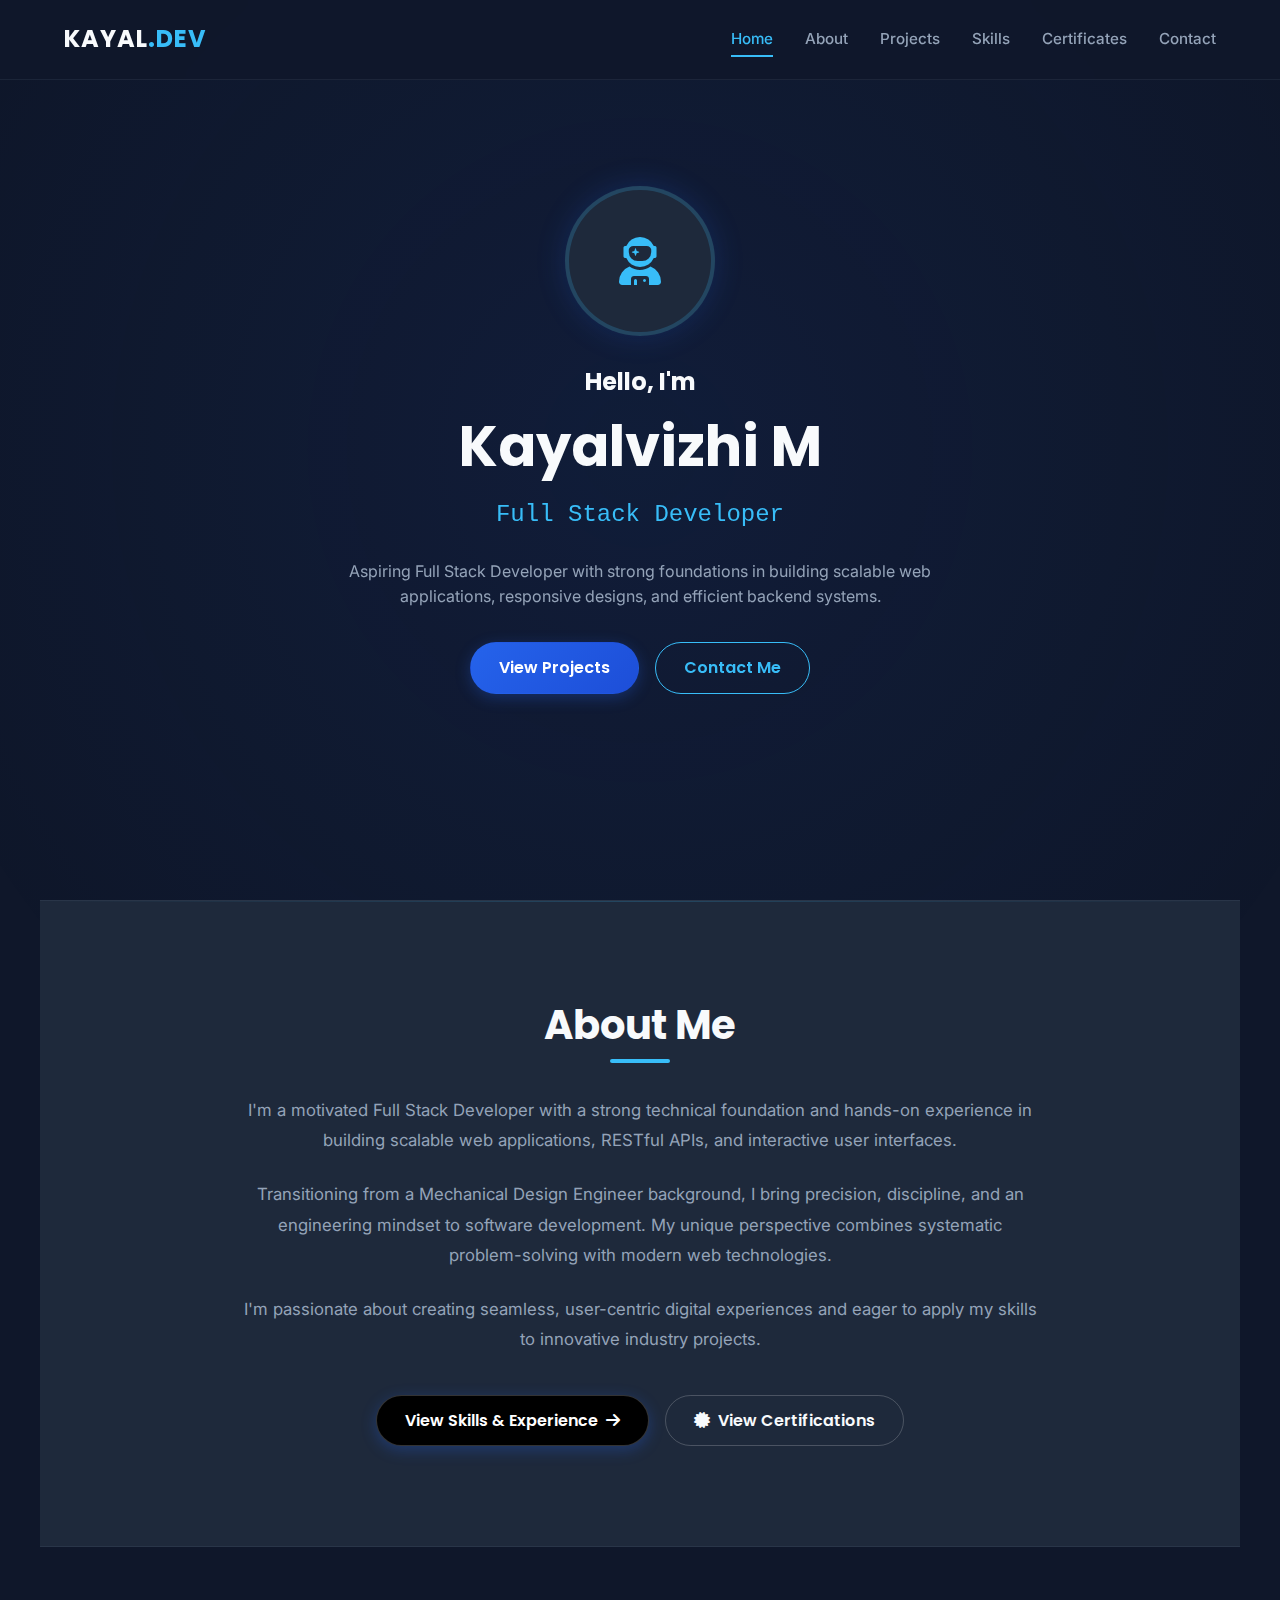
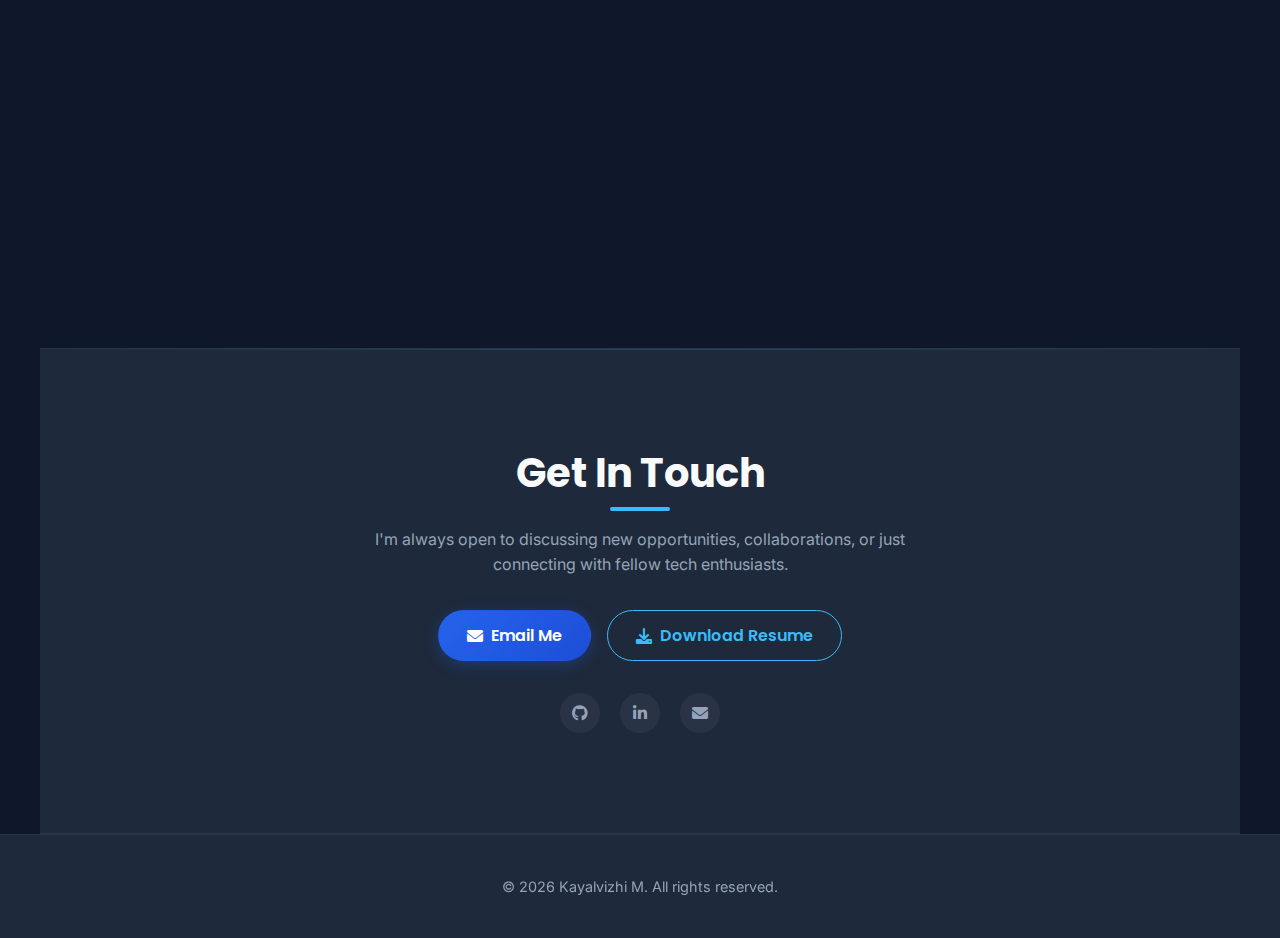
<file: index.html>
<!DOCTYPE html>
<html lang="en">

<head>
    <meta charset="UTF-8">
    <meta name="viewport" content="width=device-width, initial-scale=1.0">
    <title>Kayalvizhi M | Portfolio</title>
    <!-- Fonts -->
    <link
        href="https://fonts.googleapis.com/css2?family=Poppins:wght@400;600;700&family=Inter:wght@300;400;500;600&display=swap"
        rel="stylesheet">
    <!-- Icons -->
    <link rel="stylesheet" href="https://cdnjs.cloudflare.com/ajax/libs/font-awesome/6.0.0/css/all.min.css">
    <!-- CSS -->
    <link rel="stylesheet" href="css/style.css">
</head>

<body>

    <!-- Navigation -->
    <nav class="navbar">
        <a href="index.html" class="brand">Kayal<span>.dev</span></a>
        <div class="nav-links">
            <a href="index.html" class="active">Home</a>
            <a href="about.html">About</a>
            <a href="projects.html">Projects</a>
            <a href="skills.html">Skills</a>
            <a href="certificates.html">Certificates</a>
            <a href="contact.html">Contact</a>
        </div>
        <div class="menu-btn"><i class="fas fa-bars"></i></div>
    </nav>

    <!-- Hero Section -->
    <section class="hero">
        <div class="container text-center">
            <div class="profile-img-wrapper">
                <!-- Placeholder for profile -- icon used for now -->
                <div class="profile-img"
                    style="display: flex; align-items: center; justify-content: center; background: #1e293b; margin: 0 auto 2rem auto;">
                    <i class="fas fa-user-astronaut" style="font-size: 3rem; color: #38bdf8;"></i>
                </div>
            </div>

            <h3>Hello, I'm</h3>
            <h1>Kayalvizhi M</h1>

            <!-- Professional Role -->
            <div class="typing-text" style="height: auto;">
                Full Stack Developer
            </div>

            <p class="text-muted" style="max-width: 600px; margin: 0 auto 2rem auto;">
                Aspiring Full Stack Developer with strong foundations in building scalable web applications,
                responsive designs, and efficient backend systems.
            </p>

            <div class="flex justify-center gap-4">
                <a href="projects.html" class="btn btn-primary">View Projects</a>
                <a href="contact.html" class="btn btn-outline">Contact Me</a>
            </div>
        </div>
    </section>

    <!-- About Me Section -->
    <section class="section-alt">
        <div class="container text-center">
            <h2 style="font-size: 2.5rem; margin-bottom: 2rem;">About Me</h2>

            <p class="text-muted"
                style="max-width: 800px; margin: 0 auto 1.5rem auto; font-size: 1.05rem; line-height: 1.8;">
                I'm a motivated Full Stack Developer with a strong technical foundation and hands-on experience in
                building scalable web applications, RESTful APIs, and interactive user interfaces.
            </p>

            <p class="text-muted"
                style="max-width: 800px; margin: 0 auto 1.5rem auto; font-size: 1.05rem; line-height: 1.8;">
                Transitioning from a Mechanical Design Engineer background, I bring precision, discipline, and an
                engineering mindset to software development. My unique perspective combines systematic problem-solving
                with modern web technologies.
            </p>

            <p class="text-muted"
                style="max-width: 800px; margin: 0 auto 2.5rem auto; font-size: 1.05rem; line-height: 1.8;">
                I'm passionate about creating seamless, user-centric digital experiences and eager to apply my skills to
                innovative industry projects.
            </p>

            <div class="flex justify-center gap-4">
                <a href="about.html" class="btn btn-primary"
                    style="background: black; border: 1px solid rgba(255,255,255,0.2); color: white;">
                    View Skills & Experience <i class="fas fa-arrow-right" style="margin-left: 8px;"></i>
                </a>
                <a href="certificates.html" class="btn btn-outline"
                    style="color: var(--text-primary); border-color: rgba(255,255,255,0.2);">
                    <i class="fas fa-certificate" style="margin-right: 8px;"></i> View Certifications
                </a>
            </div>
        </div>
    </section>

    <!-- Quick Preview Section -->
    <section>
        <div class="container">
            <div class="grid-3">
                <div class="glass-card text-center">
                    <i class="fas fa-code text-accent" style="font-size: 2rem; margin-bottom: 1rem;"></i>
                    <h4>Frontend Dev</h4>
                    <p class="text-muted text-sm mt-4">Crafting responsive and interactive user interfaces.</p>
                </div>
                <div class="glass-card text-center">
                    <i class="fas fa-server text-accent" style="font-size: 2rem; margin-bottom: 1rem;"></i>
                    <h4>Backend Dev</h4>
                    <p class="text-muted text-sm mt-4">Building robust APIs and server-side logic.</p>
                </div>
                <div class="glass-card text-center">
                    <i class="fas fa-database text-accent" style="font-size: 2rem; margin-bottom: 1rem;"></i>
                    <h4>Database Management</h4>
                    <p class="text-muted text-sm mt-4">Designing efficient database schemas and queries.</p>
                </div>
            </div>
        </div>
    </section>

    <!-- Get In Touch Section -->
    <section class="section-alt">
        <div class="container text-center">
            <h2 style="font-size: 2.5rem; margin-bottom: 1rem;">Get In Touch</h2>
            <p class="text-muted" style="max-width: 600px; margin: 0 auto 2rem auto;">
                I'm always open to discussing new opportunities, collaborations, or just connecting with fellow tech
                enthusiasts.
            </p>

            <div class="flex justify-center gap-4" style="margin-bottom: 2rem;">
                <a href="mailto:kayalvizhim059@gmail.com" class="btn btn-primary">
                    <i class="fas fa-envelope" style="margin-right: 8px;"></i> Email Me
                </a>
                <a href="Final resume-Kayal.pdf" target="_blank" class="btn btn-outline">
                    <i class="fas fa-download" style="margin-right: 8px;"></i> Download Resume
                </a>
            </div>

            <div class="social-icons">
                <a href="https://github.com/Kayal63/" target="_blank"><i class="fab fa-github"></i></a>
                <a href="https://linkedin.com/in/kayalvizhim" target="_blank"><i class="fab fa-linkedin-in"></i></a>
                <a href="mailto:kayalvizhim059@gmail.com"><i class="fas fa-envelope"></i></a>
            </div>
        </div>
    </section>

    <!-- Footer -->
    <footer>
        <div class="container">
            <p class="text-muted" style="font-size: 0.9rem;">&copy; 2026 Kayalvizhi M. All rights reserved.</p>
        </div>
    </footer>

    <script src="js/script.js"></script>
</body>

</html>
</file>
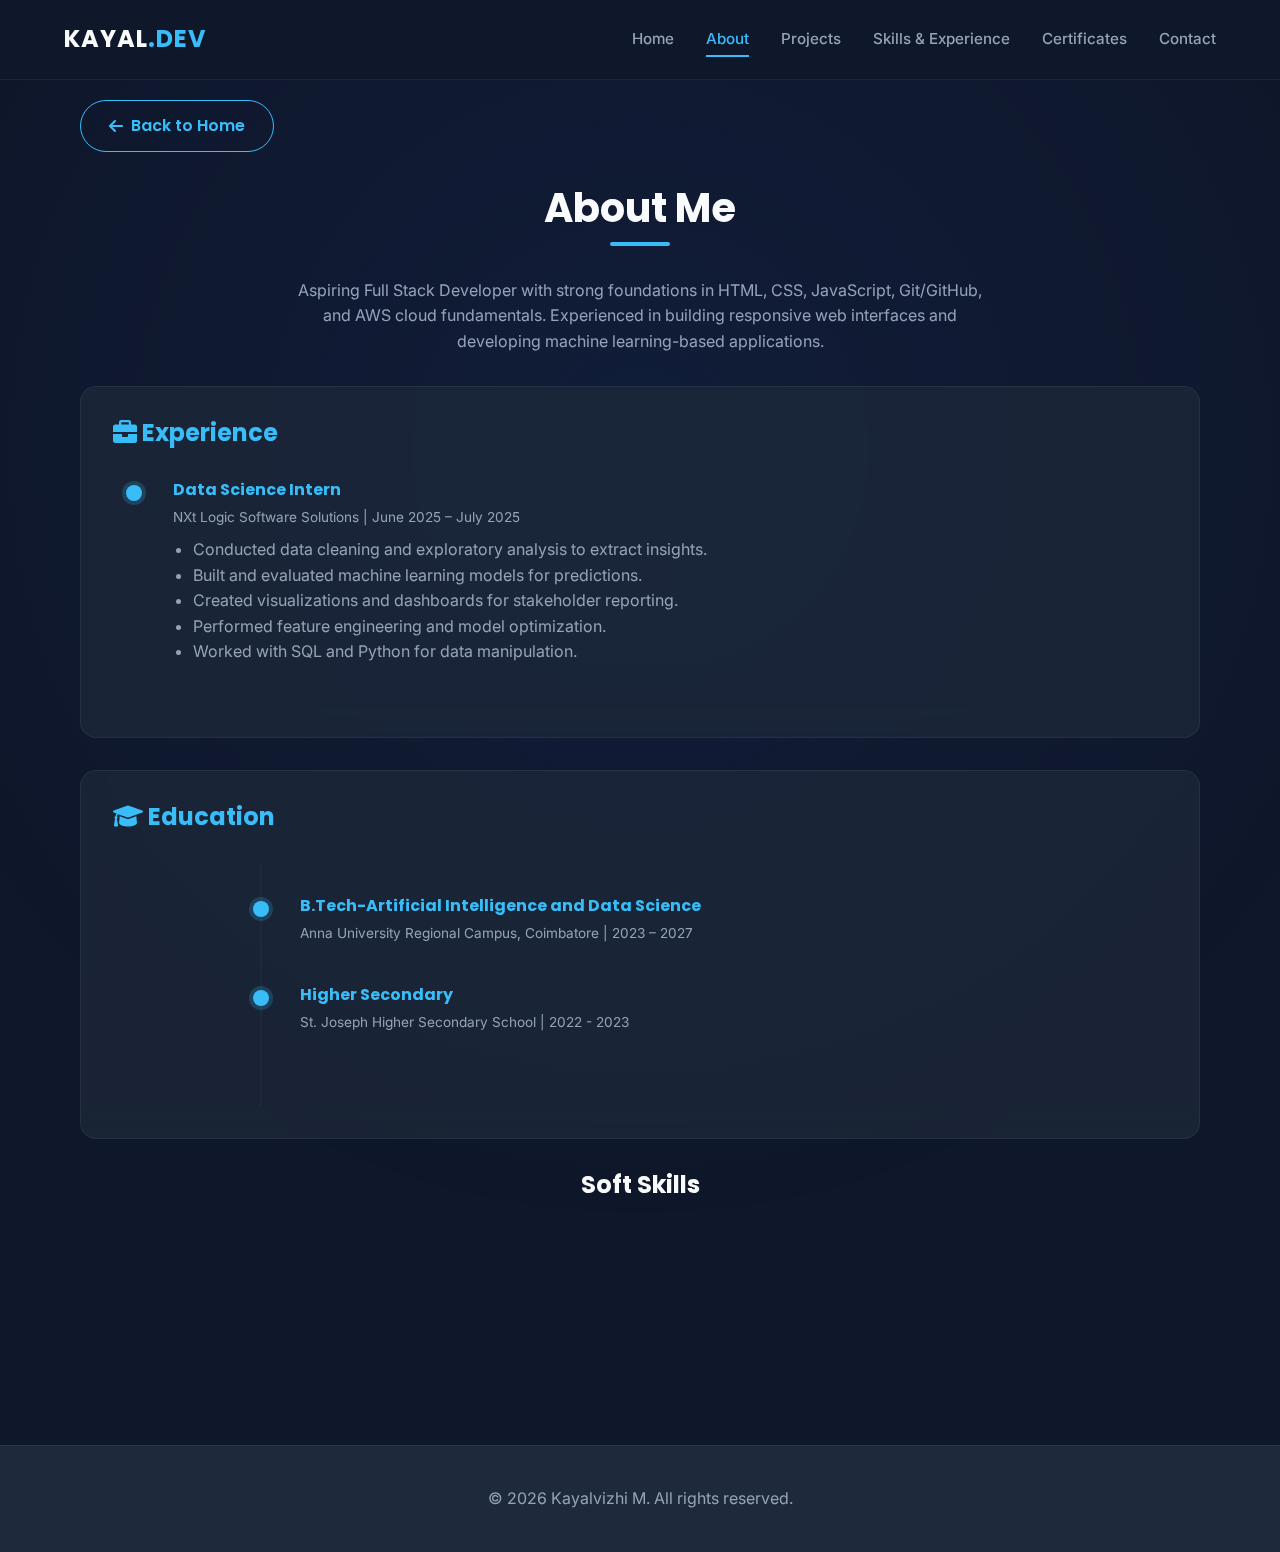
<file: about.html>
<!DOCTYPE html>
<html lang="en">

<head>
    <meta charset="UTF-8">
    <meta name="viewport" content="width=device-width, initial-scale=1.0">
    <title>About | Kayalvizhi M</title>
    <link
        href="https://fonts.googleapis.com/css2?family=Poppins:wght@400;600;700&family=Inter:wght@300;400;500;600&display=swap"
        rel="stylesheet">
    <link rel="stylesheet" href="https://cdnjs.cloudflare.com/ajax/libs/font-awesome/6.0.0/css/all.min.css">
    <link rel="stylesheet" href="css/style.css">
</head>

<body>

    <nav class="navbar">
        <a href="index.html" class="brand">Kayal<span>.dev</span></a>
        <div class="nav-links">
            <a href="index.html">Home</a>
            <a href="about.html" class="active">About</a>
            <a href="projects.html">Projects</a>
            <a href="skills.html">Skills & Experience</a>
            <a href="certificates.html">Certificates</a>
            <a href="contact.html">Contact</a>
        </div>
        <div class="menu-btn"><i class="fas fa-bars"></i></div>
    </nav>

    <section>
        <div class="container">
            <!-- Back to Home -->
            <div style="margin-bottom: 2rem; text-align: left;">
                <a href="index.html" class="btn btn-outline">
                    <i class="fas fa-arrow-left" style="margin-right: 8px;"></i> Back to Home
                </a>
            </div>

            <div class="text-center mb-8">
                <h2>About Me</h2>
                <p class="text-muted" style="max-width: 700px; margin: 0 auto;">
                    Aspiring Full Stack Developer with strong foundations in HTML, CSS, JavaScript, Git/GitHub, and AWS
                    cloud fundamentals. Experienced in building responsive web interfaces and developing machine
                    learning-based applications.
                </p>
            </div>

            <!-- Internship -->
            <div class="glass-card mb-8">
                <h3 class="text-accent"><i class="fas fa-briefcase"></i> Experience</h3>
                <div class="timeline-item" style="margin-top: 2rem;">
                    <div class="timeline-dot"></div>
                    <div class="timeline-content">
                        <h4>Data Science Intern</h4>
                        <span class="date">NXt Logic Software Solutions | June 2025 – July 2025</span>
                        <ul style="list-style: disc; padding-left: 20px; color: var(--text-secondary);">
                            <li>Conducted data cleaning and exploratory analysis to extract insights.</li>
                            <li>Built and evaluated machine learning models for predictions.</li>
                            <li>Created visualizations and dashboards for stakeholder reporting.</li>
                            <li>Performed feature engineering and model optimization.</li>
                            <li>Worked with SQL and Python for data manipulation.</li>
                        </ul>
                    </div>
                </div>
            </div>

            <!-- Education -->
            <div class="glass-card mb-8">
                <h3 class="text-accent"><i class="fas fa-graduation-cap"></i> Education</h3>
                <div class="timeline" style="margin-top: 2rem;">
                    <div class="timeline-item">
                        <div class="timeline-dot"></div>
                        <div class="timeline-content">
                            <h4>B.Tech-Artificial Intelligence and Data Science</h4>
                            <span class="date">Anna University Regional Campus, Coimbatore | 2023 – 2027</span>
                        </div>
                    </div>
                    <div class="timeline-item">
                        <div class="timeline-dot"></div>
                        <div class="timeline-content">
                            <h4>Higher Secondary</h4>
                            <span class="date">St. Joseph Higher Secondary School | 2022 - 2023</span>
                        </div>
                    </div>
                </div>
            </div>

            <!-- Soft Skills -->
            <h3 class="text-center mb-8">Soft Skills</h3>
            <div class="grid-3">
                <div class="glass-card text-center">
                    <i class="fas fa-puzzle-piece text-accent mb-4" style="font-size: 1.5rem;"></i>
                    <h4>Problem Solving</h4>
                </div>
                <div class="glass-card text-center">
                    <i class="fas fa-clock text-accent mb-4" style="font-size: 1.5rem;"></i>
                    <h4>Time Management</h4>
                </div>
                <div class="glass-card text-center">
                    <i class="fas fa-comments text-accent mb-4" style="font-size: 1.5rem;"></i>
                    <h4>Communication</h4>
                </div>
            </div>

        </div>
        </div>
    </section>

    <footer>
        <div class="container">
            <p class="text-muted">&copy; 2026 Kayalvizhi M. All rights reserved.</p>
        </div>
    </footer>

    <script src="js/script.js"></script>
</body>

</html>
</file>
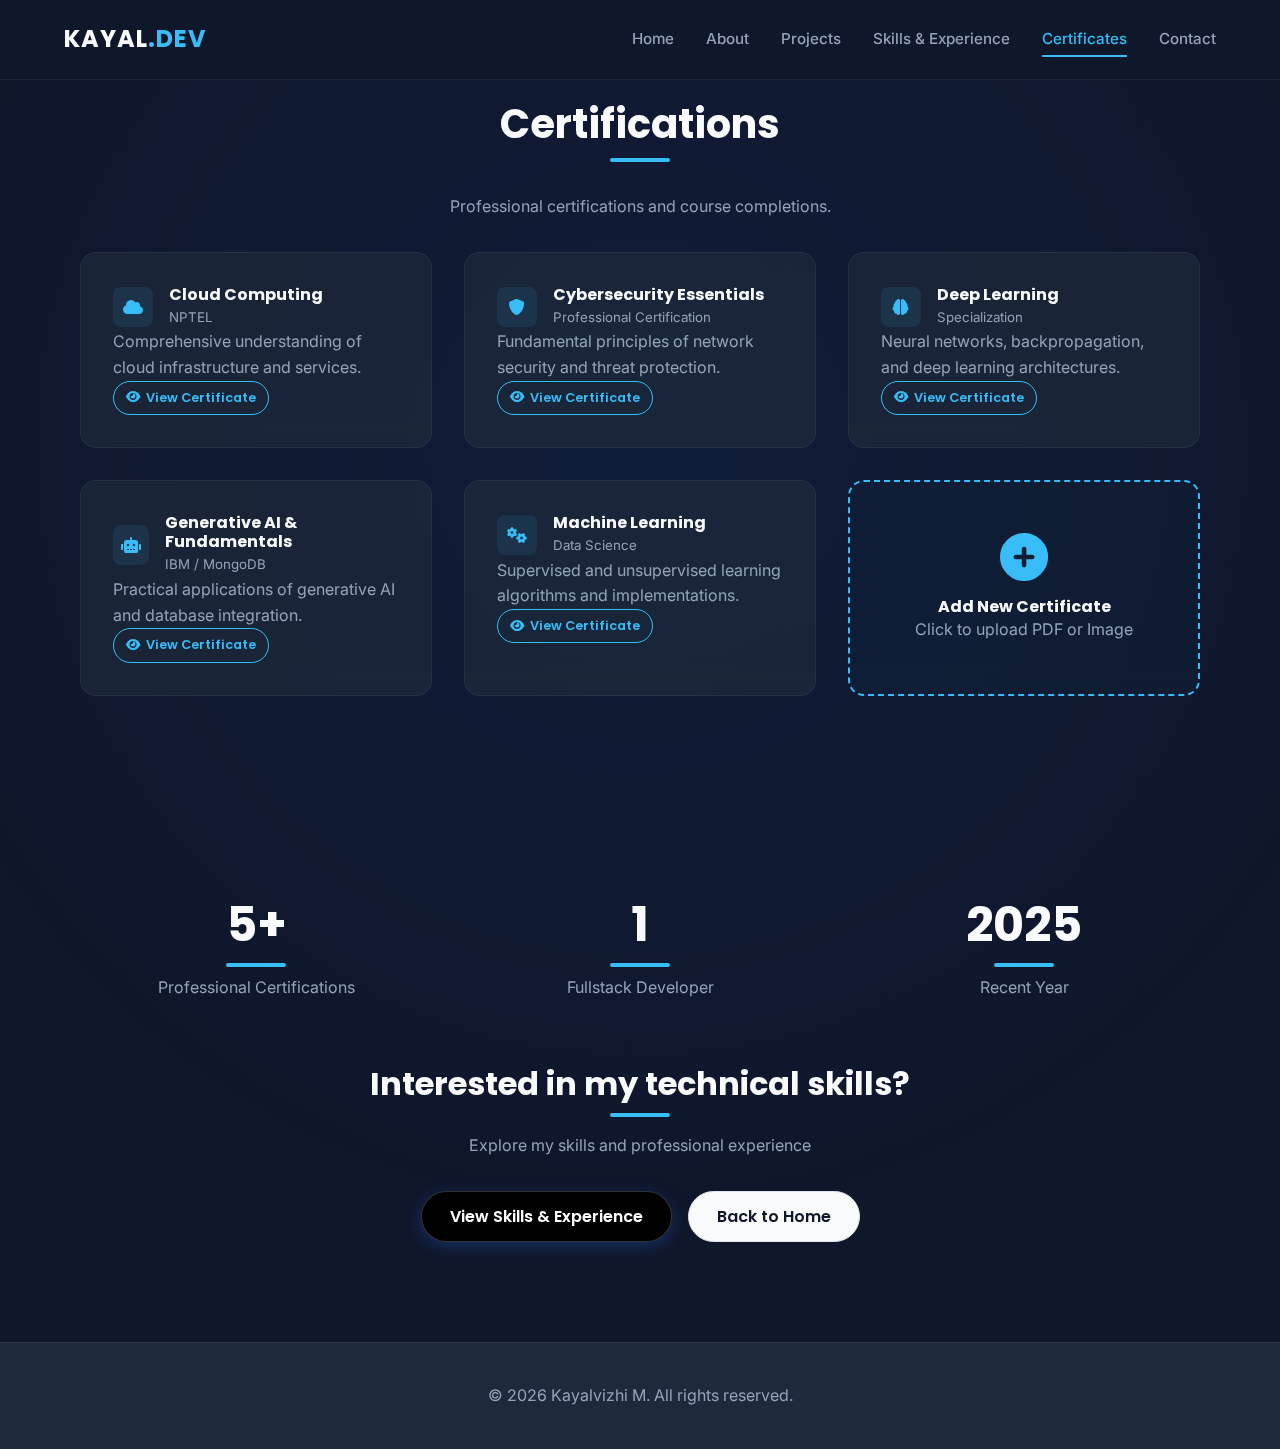
<file: certificates.html>
<!DOCTYPE html>
<html lang="en">

<head>
    <meta charset="UTF-8">
    <meta name="viewport" content="width=device-width, initial-scale=1.0">
    <title>Certificates | Kayalvizhi M</title>
    <link
        href="https://fonts.googleapis.com/css2?family=Poppins:wght@400;600;700&family=Inter:wght@300;400;500;600&display=swap"
        rel="stylesheet">
    <link rel="stylesheet" href="https://cdnjs.cloudflare.com/ajax/libs/font-awesome/6.0.0/css/all.min.css">
    <link rel="stylesheet" href="css/style.css">
</head>

<body>

    <nav class="navbar">
        <a href="index.html" class="brand">Kayal<span>.dev</span></a>
        <div class="nav-links">
            <a href="index.html">Home</a>
            <a href="about.html">About</a>
            <a href="projects.html">Projects</a>
            <a href="skills.html">Skills & Experience</a>
            <a href="certificates.html" class="active">Certificates</a>
            <a href="contact.html">Contact</a>
        </div>
        <div class="menu-btn"><i class="fas fa-bars"></i></div>
    </nav>

    <section>
        <div class="container">


            <div class="text-center mb-8">
                <h2>Certifications</h2>
                <p class="text-muted">Professional certifications and course completions.</p>
            </div>

            <div class="grid-2">

                <!-- Certificate 1 -->
                <div class="glass-card">
                    <div class="flex items-center gap-4 mb-3">
                        <div
                            style="background: rgba(56, 189, 248, 0.1); width: 40px; height: 40px; display: flex; align-items: center; justify-content: center; border-radius: 8px;">
                            <i class="fas fa-cloud text-accent"></i>
                        </div>
                        <div>
                            <h4 style="font-size: 1rem; margin: 0;">Cloud Computing</h4>
                            <small class="text-muted">NPTEL</small>
                        </div>
                    </div>
                    <p class="text-muted text-sm mb-4">Comprehensive understanding of cloud infrastructure and services.
                    </p>
                    <a href="Cloud Computing.pdf" target="_blank" class="btn btn-outline"
                        style="font-size: 0.8rem; padding: 6px 12px;">
                        <i class="fas fa-eye" style="margin-right: 6px;"></i> View Certificate
                    </a>
                </div>

                <!-- Certificate 2 -->
                <div class="glass-card">
                    <div class="flex items-center gap-4 mb-3">
                        <div
                            style="background: rgba(56, 189, 248, 0.1); width: 40px; height: 40px; display: flex; align-items: center; justify-content: center; border-radius: 8px;">
                            <i class="fas fa-shield-alt text-accent"></i>
                        </div>
                        <div>
                            <h4 style="font-size: 1rem; margin: 0;">Cybersecurity Essentials</h4>
                            <small class="text-muted">Professional Certification</small>
                        </div>
                    </div>
                    <p class="text-muted text-sm mb-4">Fundamental principles of network security and threat protection.
                    </p>
                    <a href="Cybersecurity.pdf" target="_blank" class="btn btn-outline"
                        style="font-size: 0.8rem; padding: 6px 12px;">
                        <i class="fas fa-eye" style="margin-right: 6px;"></i> View Certificate
                    </a>
                </div>

                <!-- Certificate 3 -->
                <div class="glass-card">
                    <div class="flex items-center gap-4 mb-3">
                        <div
                            style="background: rgba(56, 189, 248, 0.1); width: 40px; height: 40px; display: flex; align-items: center; justify-content: center; border-radius: 8px;">
                            <i class="fas fa-brain text-accent"></i>
                        </div>
                        <div>
                            <h4 style="font-size: 1rem; margin: 0;">Deep Learning</h4>
                            <small class="text-muted">Specialization</small>
                        </div>
                    </div>
                    <p class="text-muted text-sm mb-4">Neural networks, backpropagation, and deep learning
                        architectures.</p>
                    <a href="Deep Learnig.pdf" target="_blank" class="btn btn-outline"
                        style="font-size: 0.8rem; padding: 6px 12px;">
                        <i class="fas fa-eye" style="margin-right: 6px;"></i> View Certificate
                    </a>
                </div>

                <!-- Certificate 4 -->
                <div class="glass-card">
                    <div class="flex items-center gap-4 mb-3">
                        <div
                            style="background: rgba(56, 189, 248, 0.1); width: 40px; height: 40px; display: flex; align-items: center; justify-content: center; border-radius: 8px;">
                            <i class="fas fa-robot text-accent"></i>
                        </div>
                        <div>
                            <h4 style="font-size: 1rem; margin: 0;">Generative AI & Fundamentals</h4>
                            <small class="text-muted">IBM / MongoDB</small>
                        </div>
                    </div>
                    <p class="text-muted text-sm mb-4">Practical applications of generative AI and database integration.
                    </p>
                    <a href="Learn ai.pdf" target="_blank" class="btn btn-outline"
                        style="font-size: 0.8rem; padding: 6px 12px;">
                        <i class="fas fa-eye" style="margin-right: 6px;"></i> View Certificate
                    </a>
                </div>

                <!-- Certificate 5 -->
                <div class="glass-card">
                    <div class="flex items-center gap-4 mb-3">
                        <div
                            style="background: rgba(56, 189, 248, 0.1); width: 40px; height: 40px; display: flex; align-items: center; justify-content: center; border-radius: 8px;">
                            <i class="fas fa-cogs text-accent"></i>
                        </div>
                        <div>
                            <h4 style="font-size: 1rem; margin: 0;">Machine Learning</h4>
                            <small class="text-muted">Data Science</small>
                        </div>
                    </div>
                    <p class="text-muted text-sm mb-4">Supervised and unsupervised learning algorithms and
                        implementations.</p>
                    <a href="Machine Learning.pdf" target="_blank" class="btn btn-outline"
                        style="font-size: 0.8rem; padding: 6px 12px;">
                        <i class="fas fa-eye" style="margin-right: 6px;"></i> View Certificate
                    </a>
                </div>

                <!-- Add Certificate Card -->
                <div class="glass-card" id="add-certificate-card"
                    style="border: 2px dashed var(--accent); display: flex; flex-direction: column; align-items: center; justify-content: center; cursor: pointer; min-height: 200px; background: rgba(56, 189, 248, 0.02);">
                    <i class="fas fa-plus-circle text-accent" style="font-size: 3rem; margin-bottom: 1rem;"></i>
                    <h4 style="margin: 0;">Add New Certificate</h4>
                    <p class="text-muted text-sm mt-2 text-center">Click to upload PDF or Image</p>
                </div>

                <!-- Hidden File Input -->
                <input type="file" id="cert-upload" accept="application/pdf,image/*" style="display: none;">
            </div>

        </div>
    </section>

    <!-- Stats & CTA Section -->
    <section>
        <div class="container">
            <!-- Stats -->
            <div class="grid-3 text-center" style="margin-bottom: 4rem;">
                <div>
                    <h2 style="font-size: 3rem; margin-bottom: 0.5rem; color: var(--text-primary);">5+</h2>
                    <p class="text-muted">Professional Certifications</p>
                </div>
                <div>
                    <h2 style="font-size: 3rem; margin-bottom: 0.5rem; color: var(--text-primary);">1</h2>
                    <p class="text-muted">Fullstack Developer</p>
                </div>
                <div>
                    <h2 style="font-size: 3rem; margin-bottom: 0.5rem; color: var(--text-primary);">2025</h2>
                    <p class="text-muted">Recent Year</p>
                </div>
            </div>

            <!-- CTA -->
            <div class="text-center">
                <h2 style="font-size: 2rem; margin-bottom: 1rem;">Interested in my technical skills?</h2>
                <p class="text-muted" style="margin-bottom: 2rem;">Explore my skills and professional experience</p>

                <div class="flex justify-center gap-4">
                    <a href="skills.html" class="btn btn-primary"
                        style="background: black; border: 1px solid rgba(255,255,255,0.2); color: white;">
                        View Skills & Experience
                    </a>
                    <a href="index.html" class="btn btn-outline"
                        style="background: #F8FAFC; color: #0F172A; border: 1px solid #E2E8F0; font-weight: 600;">
                        Back to Home
                    </a>
                </div>
            </div>
        </div>
    </section>

    <footer>
        <div class="container text-center">
            <p class="text-muted">&copy; 2026 Kayalvizhi M. All rights reserved.</p>
        </div>
    </footer>

    <script src="js/script.js"></script>
</body>

</html>
</file>
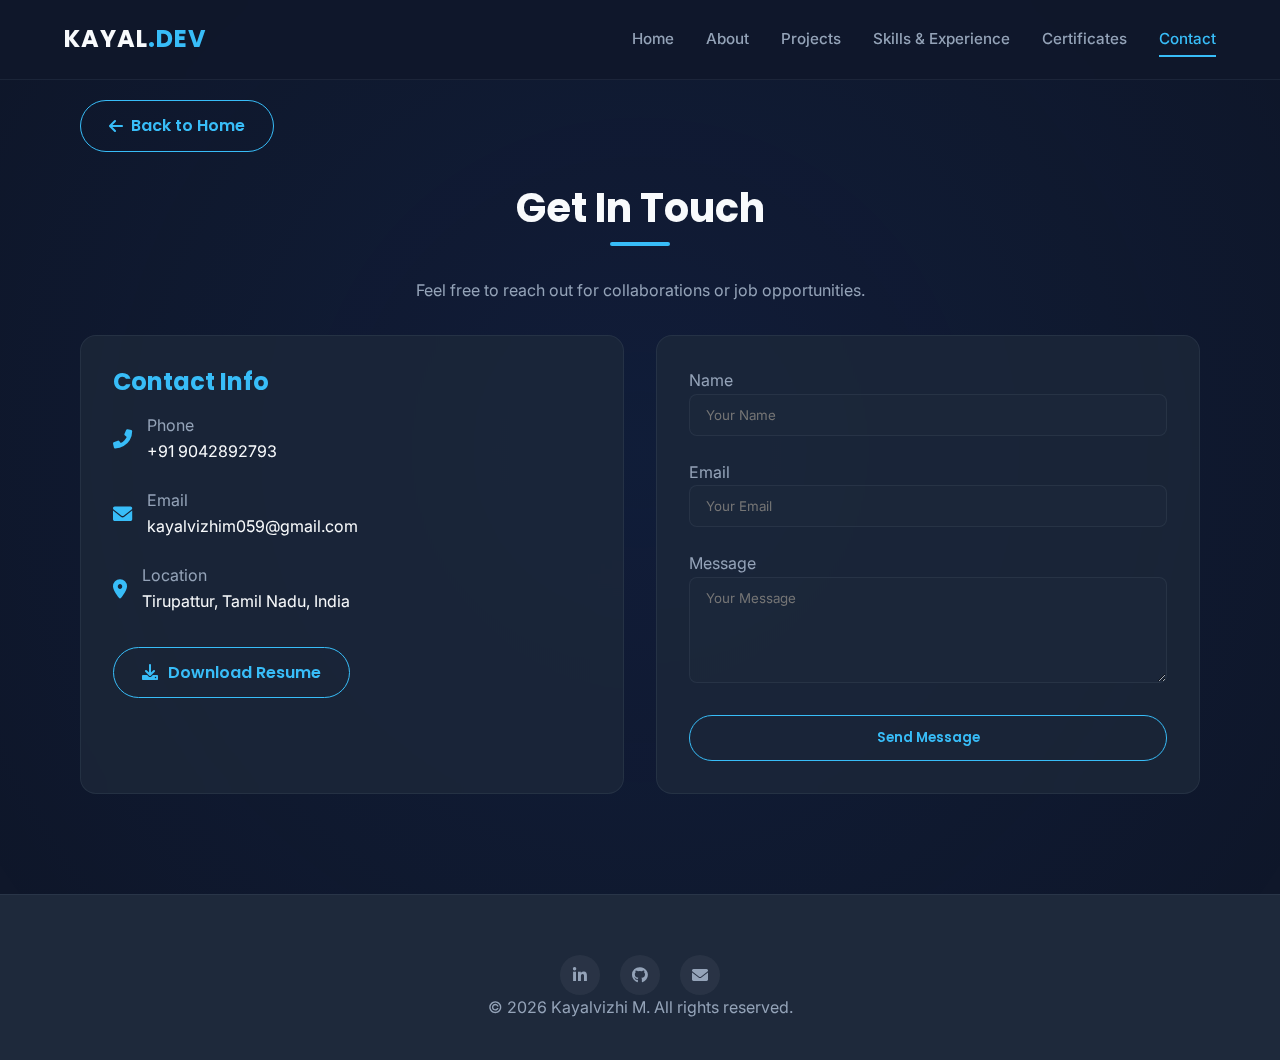
<file: contact.html>
<!DOCTYPE html>
<html lang="en">

<head>
    <meta charset="UTF-8">
    <meta name="viewport" content="width=device-width, initial-scale=1.0">
    <title>Contact | Kayalvizhi M</title>
    <link
        href="https://fonts.googleapis.com/css2?family=Poppins:wght@400;600;700&family=Inter:wght@300;400;500;600&display=swap"
        rel="stylesheet">
    <link rel="stylesheet" href="https://cdnjs.cloudflare.com/ajax/libs/font-awesome/6.0.0/css/all.min.css">
    <link rel="stylesheet" href="css/style.css">
</head>

<body>

    <nav class="navbar">
        <a href="index.html" class="brand">Kayal<span>.dev</span></a>
        <div class="nav-links">
            <a href="index.html">Home</a>
            <a href="about.html">About</a>
            <a href="projects.html">Projects</a>
            <a href="skills.html">Skills & Experience</a>
            <a href="certificates.html">Certificates</a>
            <a href="contact.html" class="active">Contact</a>
        </div>
        <div class="menu-btn"><i class="fas fa-bars"></i></div>
    </nav>

    <section>
        <div class="container">
            <!-- Back to Home -->
            <div style="margin-bottom: 2rem; text-align: left;">
                <a href="index.html" class="btn btn-outline">
                    <i class="fas fa-arrow-left" style="margin-right: 8px;"></i> Back to Home
                </a>
            </div>

            <div class="text-center mb-8">
                <h2>Get In Touch</h2>
                <p class="text-muted">Feel free to reach out for collaborations or job opportunities.</p>
            </div>

            <div class="grid-2">
                <!-- Contact Info -->
                <div class="glass-card">
                    <h3 class="text-accent mb-4">Contact Info</h3>

                    <div style="margin-bottom: 1.5rem; display: flex; align-items: center; gap: 15px;">
                        <i class="fas fa-phone-alt text-accent" style="font-size: 1.2rem;"></i>
                        <div>
                            <span class="text-muted d-block">Phone</span>
                            <p>+91 9042892793</p>
                        </div>
                    </div>

                    <div style="margin-bottom: 1.5rem; display: flex; align-items: center; gap: 15px;">
                        <i class="fas fa-envelope text-accent" style="font-size: 1.2rem;"></i>
                        <div>
                            <span class="text-muted d-block">Email</span>
                            <p>kayalvizhim059@gmail.com</p>
                        </div>
                    </div>

                    <div style="margin-bottom: 1.5rem; display: flex; align-items: center; gap: 15px;">
                        <i class="fas fa-map-marker-alt text-accent" style="font-size: 1.2rem;"></i>
                        <div>
                            <span class="text-muted d-block">Location</span>
                            <p>Tirupattur, Tamil Nadu, India</p>
                        </div>
                    </div>

                    <div style="margin-top: 2rem;">
                        <a href="Final resume-Kayal.pdf" target="_blank" class="btn btn-outline">
                            <i class="fas fa-download" style="margin-right: 10px;"></i> Download Resume
                        </a>
                    </div>
                </div>

                <!-- Contact Form -->
                <div class="glass-card">
                    <form>
                        <div class="form-group">
                            <label class="text-muted mb-2 d-block">Name</label>
                            <input type="text" class="form-control" placeholder="Your Name">
                        </div>
                        <div class="form-group">
                            <label class="text-muted mb-2 d-block">Email</label>
                            <input type="email" class="form-control" placeholder="Your Email">
                        </div>
                        <div class="form-group">
                            <label class="text-muted mb-2 d-block">Message</label>
                            <textarea class="form-control" rows="5" placeholder="Your Message"></textarea>
                        </div>
                        <button type="submit" class="btn btn-outline" style="width: 100%;">Send Message</button>
                    </form>
                </div>
            </div>

        </div>
    </section>

    <footer>
        <div class="container text-center">
            <div class="social-icons mb-4">
                <a href="https://linkedin.com/in/kayalvizhim" target="_blank"><i class="fab fa-linkedin-in"></i></a>
                <a href="https://github.com/Kayal63/" target="_blank"><i class="fab fa-github"></i></a>
                <a href="mailto:kayalvizhim059@gmail.com"><i class="fas fa-envelope"></i></a>
            </div>
            <p class="text-muted">&copy; 2026 Kayalvizhi M. All rights reserved.</p>
        </div>
    </footer>

    <script src="js/script.js"></script>
</body>

</html>
</file>
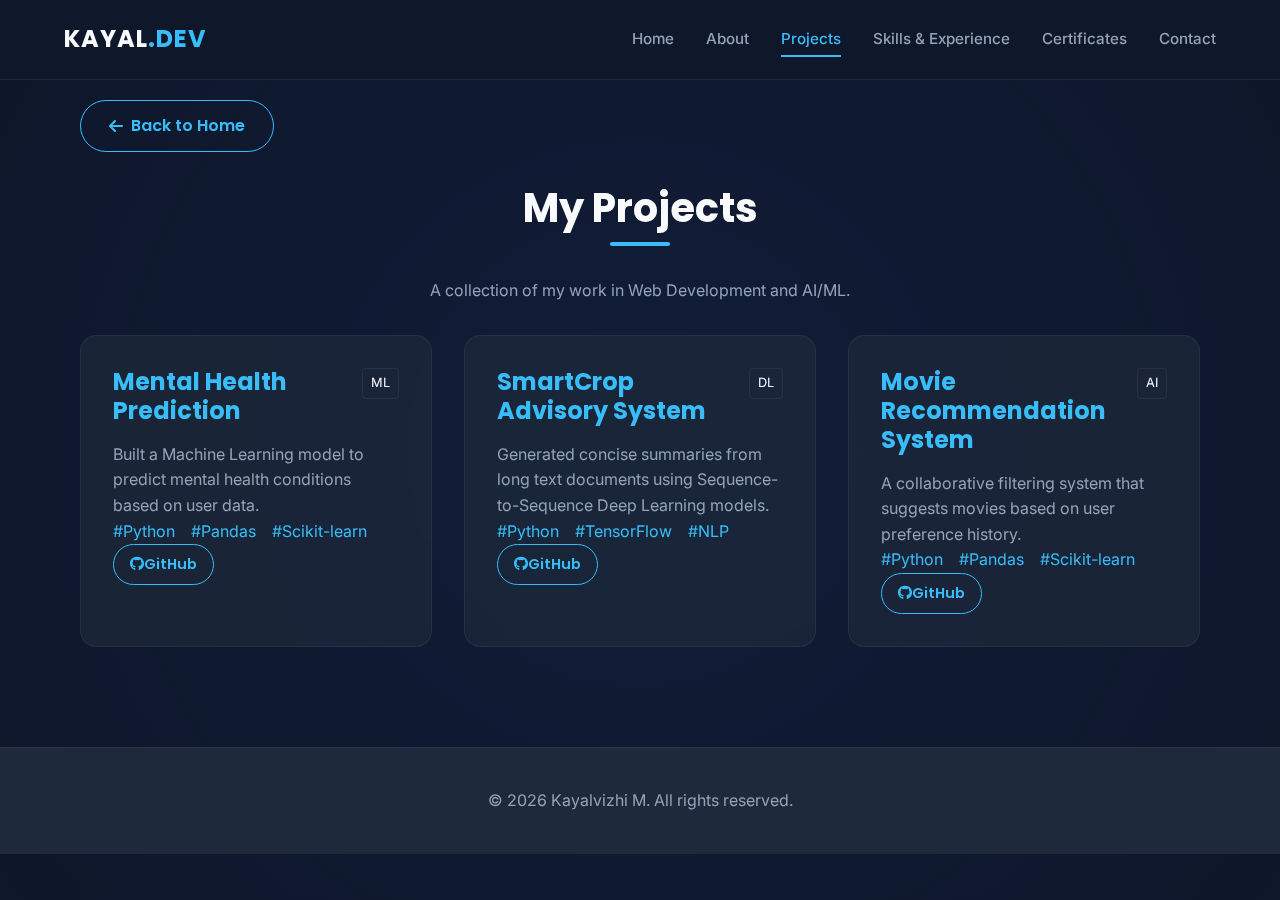
<file: projects.html>
<!DOCTYPE html>
<html lang="en">

<head>
    <meta charset="UTF-8">
    <meta name="viewport" content="width=device-width, initial-scale=1.0">
    <title>Projects | Kayalvizhi M</title>
    <link
        href="https://fonts.googleapis.com/css2?family=Poppins:wght@400;600;700&family=Inter:wght@300;400;500;600&display=swap"
        rel="stylesheet">
    <link rel="stylesheet" href="https://cdnjs.cloudflare.com/ajax/libs/font-awesome/6.0.0/css/all.min.css">
    <link rel="stylesheet" href="css/style.css">
</head>

<body>

    <nav class="navbar">
        <a href="index.html" class="brand">Kayal<span>.dev</span></a>
        <div class="nav-links">
            <a href="index.html">Home</a>
            <a href="about.html">About</a>
            <a href="projects.html" class="active">Projects</a>
            <a href="skills.html">Skills & Experience</a>
            <a href="certificates.html">Certificates</a>
            <a href="contact.html">Contact</a>
        </div>
        <div class="menu-btn"><i class="fas fa-bars"></i></div>
    </nav>

    <section>
        <div class="container">
            <!-- Back to Home -->
            <div style="margin-bottom: 2rem; text-align: left;">
                <a href="index.html" class="btn btn-outline">
                    <i class="fas fa-arrow-left" style="margin-right: 8px;"></i> Back to Home
                </a>
            </div>

            <div class="text-center mb-8">
                <h2>My Projects</h2>
                <p class="text-muted">A collection of my work in Web Development and AI/ML.</p>
            </div>

            <div class="grid-2">

                <!-- Project 1 -->
                <div class="glass-card">
                    <div style="display: flex; justify-content: space-between; align-items: start;">
                        <h3 class="text-accent">Mental Health Prediction</h3>
                        <span
                            style="font-size: 0.8rem; border: 1px solid var(--border); padding: 4px 8px; border-radius: 4px;">ML</span>
                    </div>
                    <p class="text-muted mb-4">
                        Built a Machine Learning model to predict mental health conditions based on user data.
                    </p>
                    <div class="flex gap-4 mb-4" style="flex-wrap: wrap;">
                        <span class="text-xs" style="color: var(--accent);">#Python</span>
                        <span class="text-xs" style="color: var(--accent);">#Pandas</span>
                        <span class="text-xs" style="color: var(--accent);">#Scikit-learn</span>
                    </div>
                    <div class="flex gap-4">
                        <a href="https://github.com/Kayal63/mental-health-prediction" target="_blank"
                            class="btn btn-outline" style="padding: 8px 16px; font-size: 0.9rem;"><i
                                class="fab fa-github"></i> GitHub</a>
                    </div>
                </div>

                <!-- Project 2 -->
                <div class="glass-card">
                    <div style="display: flex; justify-content: space-between; align-items: start;">
                        <h3 class="text-accent">SmartCrop Advisory System</h3>
                        <span
                            style="font-size: 0.8rem; border: 1px solid var(--border); padding: 4px 8px; border-radius: 4px;">DL</span>
                    </div>
                    <p class="text-muted mb-4">
                        Generated concise summaries from long text documents using Sequence-to-Sequence Deep Learning
                        models.
                    </p>
                    <div class="flex gap-4 mb-4" style="flex-wrap: wrap;">
                        <span class="text-xs" style="color: var(--accent);">#Python</span>
                        <span class="text-xs" style="color: var(--accent);">#TensorFlow</span>
                        <span class="text-xs" style="color: var(--accent);">#NLP</span>
                    </div>
                    <div class="flex gap-4">
                        <a href="https://github.com/Kayal63/Kayal63-Farmer-smartcrop" target="_blank"
                            class="btn btn-outline" style="padding: 8px 16px; font-size: 0.9rem;"><i
                                class="fab fa-github"></i> GitHub</a>
                    </div>
                </div>

                <!-- Project 3 -->
                <div class="glass-card">
                    <div style="display: flex; justify-content: space-between; align-items: start;">
                        <h3 class="text-accent">Movie Recommendation System</h3>
                        <span
                            style="font-size: 0.8rem; border: 1px solid var(--border); padding: 4px 8px; border-radius: 4px;">AI</span>
                    </div>
                    <p class="text-muted mb-4">
                        A collaborative filtering system that suggests movies based on user preference history.
                    </p>
                    <div class="flex gap-4 mb-4" style="flex-wrap: wrap;">
                        <span class="text-xs" style="color: var(--accent);">#Python</span>
                        <span class="text-xs" style="color: var(--accent);">#Pandas</span>
                        <span class="text-xs" style="color: var(--accent);">#Scikit-learn</span>
                    </div>
                    <div class="flex gap-4">
                        <a href="https://github.com/Kayal63/Movie-Recommendation" target="_blank"
                            class="btn btn-outline" style="padding: 8px 16px; font-size: 0.9rem;"><i
                                class="fab fa-github"></i> GitHub</a>
                    </div>
                </div>

            </div>

        </div>
        </div>
    </section>

    <footer>
        <div class="container text-center">
            <p class="text-muted">&copy; 2026 Kayalvizhi M. All rights reserved.</p>
        </div>
    </footer>

    <script src="js/script.js"></script>
</body>

</html>
</file>
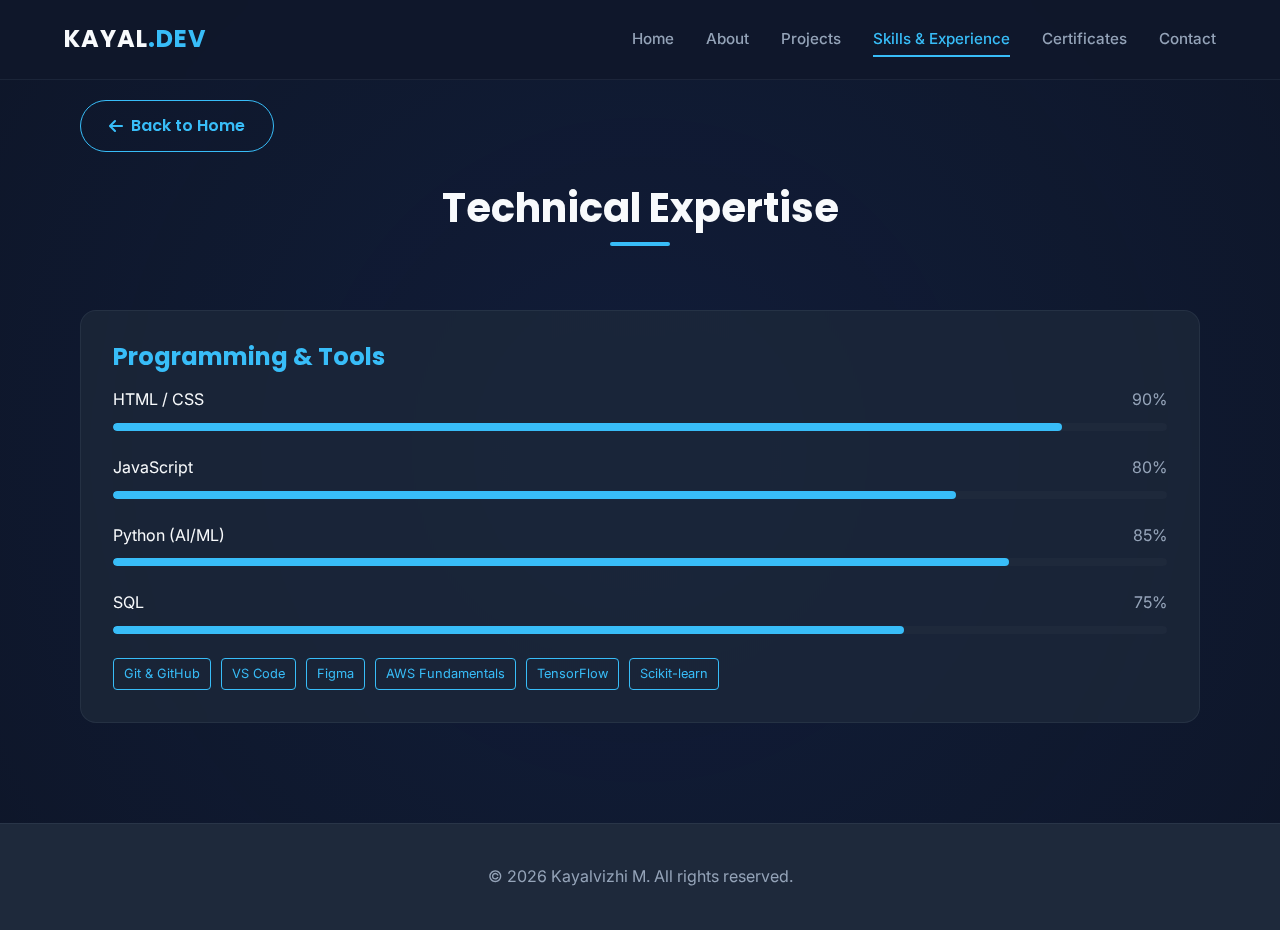
<file: skills.html>
<!DOCTYPE html>
<html lang="en">

<head>
    <meta charset="UTF-8">
    <meta name="viewport" content="width=device-width, initial-scale=1.0">
    <title>Skills & Experience | Kayalvizhi M</title>
    <link
        href="https://fonts.googleapis.com/css2?family=Poppins:wght@400;600;700&family=Inter:wght@300;400;500;600&display=swap"
        rel="stylesheet">
    <link rel="stylesheet" href="https://cdnjs.cloudflare.com/ajax/libs/font-awesome/6.0.0/css/all.min.css">
    <link rel="stylesheet" href="css/style.css">
</head>

<body>

    <nav class="navbar">
        <a href="index.html" class="brand">Kayal<span>.dev</span></a>
        <div class="nav-links">
            <a href="index.html">Home</a>
            <a href="about.html">About</a>
            <a href="projects.html">Projects</a>
            <a href="skills.html" class="active">Skills & Experience</a>
            <a href="certificates.html">Certificates</a>
            <a href="contact.html">Contact</a>
        </div>
        <div class="menu-btn"><i class="fas fa-bars"></i></div>
    </nav>

    <section>
        <div class="container">
            <!-- Back to Home -->
            <div style="margin-bottom: 2rem; text-align: left;">
                <a href="index.html" class="btn btn-outline">
                    <i class="fas fa-arrow-left" style="margin-right: 8px;"></i> Back to Home
                </a>
            </div>

            <div class="text-center mb-8">
                <h2>Technical Expertise</h2>
            </div>

            <div class="grid-2">
                <!-- Coding Skills -->
                <div class="glass-card">
                    <h3 class="text-accent mb-4">Programming & Tools</h3>

                    <div style="margin-bottom: 1.5rem;">
                        <div class="flex justify-between">
                            <span>HTML / CSS</span>
                            <span class="text-muted">90%</span>
                        </div>
                        <div class="skill-bar">
                            <div class="skill-progress" data-width="90"></div>
                        </div>
                    </div>

                    <div style="margin-bottom: 1.5rem;">
                        <div class="flex justify-between">
                            <span>JavaScript</span>
                            <span class="text-muted">80%</span>
                        </div>
                        <div class="skill-bar">
                            <div class="skill-progress" data-width="80"></div>
                        </div>
                    </div>

                    <div style="margin-bottom: 1.5rem;">
                        <div class="flex justify-between">
                            <span>Python (AI/ML)</span>
                            <span class="text-muted">85%</span>
                        </div>
                        <div class="skill-bar">
                            <div class="skill-progress" data-width="85"></div>
                        </div>
                    </div>

                    <div style="margin-bottom: 1.5rem;">
                        <div class="flex justify-between">
                            <span>SQL</span>
                            <span class="text-muted">75%</span>
                        </div>
                        <div class="skill-bar">
                            <div class="skill-progress" data-width="75"></div>
                        </div>
                    </div>

                    <div style="display: flex; gap: 10px; flex-wrap: wrap; margin-top: 20px;">
                        <span class="btn-outline" style="border-radius: 4px; padding: 5px 10px; font-size: 0.8rem;">Git
                            & GitHub</span>
                        <span class="btn-outline" style="border-radius: 4px; padding: 5px 10px; font-size: 0.8rem;">VS
                            Code</span>
                        <span class="btn-outline"
                            style="border-radius: 4px; padding: 5px 10px; font-size: 0.8rem;">Figma</span>
                        <span class="btn-outline" style="border-radius: 4px; padding: 5px 10px; font-size: 0.8rem;">AWS
                            Fundamentals</span>
                        <span class="btn-outline"
                            style="border-radius: 4px; padding: 5px 10px; font-size: 0.8rem;">TensorFlow</span>
                        <span class="btn-outline"
                            style="border-radius: 4px; padding: 5px 10px; font-size: 0.8rem;">Scikit-learn</span>
                    </div>
                </div>

                <!-- End of Technical Skills -->
            </div>

        </div>
    </section>

    <footer>
        <div class="container text-center">
            <p class="text-muted">&copy; 2026 Kayalvizhi M. All rights reserved.</p>
        </div>
    </footer>

    <script src="js/script.js"></script>
</body>

</html>
</file>
<file: css/style.css>
/* 
 * Portfolio Website Styles (Dark Blue Premium)
 * Theme: Corporate Professional
 * Colors: Dark Blue (#0F172A), Accent Blue (#38BDF8), Text White (#F8FAFC)
 */

/* -------------------------------------------------- */
/* 1. Variables & Global Reset                        */
/* -------------------------------------------------- */
:root {
    --bg-primary: #0F172A;
    /* Slate 900 */
    --bg-secondary: #1E293B;
    /* Slate 800 */
    --accent: #38BDF8;
    /* Sky 400 */
    --accent-glow: rgba(56, 189, 248, 0.3);
    --text-primary: #F8FAFC;
    /* Slate 50 */
    --text-secondary: #94A3B8;
    /* Slate 400 */
    --card-bg: rgba(30, 41, 59, 0.7);
    /* Custom Glass */
    --border: rgba(148, 163, 184, 0.1);

    --font-heading: 'Poppins', sans-serif;
    --font-body: 'Inter', sans-serif;

    --nav-height: 80px;
}

* {
    margin: 0;
    padding: 0;
    box-sizing: border-box;
}

body {
    background-color: var(--bg-primary);
    color: var(--text-primary);
    font-family: var(--font-body);
    line-height: 1.6;
    overflow-x: hidden;
    position: relative;
}

/* Background Gradient Effect */
body::before {
    content: '';
    position: fixed;
    top: -50%;
    left: -50%;
    width: 200%;
    height: 200%;
    background: radial-gradient(circle at center, rgba(37, 99, 235, 0.08) 0%, transparent 50%);
    z-index: -1;
    pointer-events: none;
}

a {
    text-decoration: none;
    color: inherit;
    transition: all 0.3s ease;
}

ul {
    list-style: none;
}

section {
    padding: 100px 20px;
    max-width: 1200px;
    margin: 0 auto;
}

/* -------------------------------------------------- */
/* 2. Utility Classes                                 */
/* -------------------------------------------------- */
.container {
    max-width: 1200px;
    margin: 0 auto;
    padding: 0 20px;
}

.text-center {
    text-align: center;
}

.text-accent {
    color: var(--accent);
}

.text-muted {
    color: var(--text-secondary);
}

.flex {
    display: flex;
}

.flex-col {
    flex-direction: column;
}

.items-center {
    align-items: center;
}

.justify-center {
    justify-content: center;
}

.justify-between {
    justify-content: space-between;
}

.gap-4 {
    gap: 1rem;
}

.gap-8 {
    gap: 2rem;
}

.mt-4 {
    margin-top: 1rem;
}

.mb-8 {
    margin-bottom: 2rem;
}

/* Grid Layouts */
.grid-2 {
    display: grid;
    grid-template-columns: repeat(auto-fit, minmax(300px, 1fr));
    gap: 2rem;
}

.grid-3 {
    display: grid;
    grid-template-columns: repeat(auto-fit, minmax(280px, 1fr));
    gap: 2rem;
}

/* Typography */
h1,
h2,
h3,
h4 {
    font-family: var(--font-heading);
    font-weight: 700;
    line-height: 1.2;
}

h1 {
    font-size: 3.5rem;
    margin-bottom: 1rem;
}

h2 {
    font-size: 2.5rem;
    margin-bottom: 2rem;
    color: var(--text-primary);
    position: relative;
    display: inline-block;
}

h3 {
    font-size: 1.5rem;
    margin-bottom: 1rem;
}

/* Section Title Underline */
h2::after {
    content: '';
    display: block;
    width: 60px;
    height: 4px;
    background: var(--accent);
    margin: 10px auto 0;
    border-radius: 2px;
}

/* Glassmorphism Card */
.glass-card {
    background: var(--card-bg);
    backdrop-filter: blur(12px);
    -webkit-backdrop-filter: blur(12px);
    border: 1px solid var(--border);
    border-radius: 16px;
    padding: 2rem;
    transition: transform 0.3s ease, box-shadow 0.3s ease, border-color 0.3s ease;
}

.glass-card:hover {
    transform: translateY(-5px);
    box-shadow: 0 10px 30px -10px rgba(0, 0, 0, 0.5);
    border-color: rgba(56, 189, 248, 0.3);
}

/* Buttons */
.btn {
    display: inline-flex;
    align-items: center;
    justify-content: center;
    padding: 12px 28px;
    border-radius: 50px;
    font-weight: 600;
    font-family: var(--font-heading);
    cursor: pointer;
    transition: all 0.3s ease;
    border: 1px solid transparent;
}

.btn-primary {
    background: linear-gradient(135deg, #2563EB 0%, #1D4ED8 100%);
    color: white;
    box-shadow: 0 4px 15px rgba(37, 99, 235, 0.3);
}

.btn-primary:hover {
    box-shadow: 0 6px 20px rgba(37, 99, 235, 0.5);
    transform: translateY(-2px);
}

.btn-outline {
    background: transparent;
    border: 1px solid var(--accent);
    color: var(--accent);
}

.btn-outline:hover {
    background: rgba(56, 189, 248, 0.1);
    box-shadow: 0 0 15px var(--accent-glow);
}

/* -------------------------------------------------- */
/* 3. Navigation                                      */
/* -------------------------------------------------- */
.navbar {
    position: fixed;
    top: 0;
    left: 0;
    width: 100%;
    height: var(--nav-height);
    background: rgba(15, 23, 42, 0.85);
    backdrop-filter: blur(10px);
    border-bottom: 1px solid var(--border);
    z-index: 1000;
    display: flex;
    align-items: center;
    justify-content: space-between;
    padding: 0 5%;
}

.brand {
    font-family: var(--font-heading);
    font-size: 1.5rem;
    font-weight: 700;
    color: var(--text-primary);
    text-transform: uppercase;
    letter-spacing: 1px;
}

.brand span {
    color: var(--accent);
}

.nav-links {
    display: flex;
    gap: 2rem;
}

.nav-links a {
    font-size: 0.95rem;
    font-weight: 500;
    color: var(--text-secondary);
    position: relative;
}

.nav-links a:hover,
.nav-links a.active {
    color: var(--accent);
}

.nav-links a::after {
    content: '';
    position: absolute;
    width: 0;
    height: 2px;
    bottom: -5px;
    left: 0;
    background-color: var(--accent);
    transition: width 0.3s ease;
}

.nav-links a:hover::after,
.nav-links a.active::after {
    width: 100%;
}

/* Mobile Menu Button */
.menu-btn {
    display: none;
    font-size: 1.5rem;
    color: var(--text-primary);
    cursor: pointer;
}

/* -------------------------------------------------- */
/* 4. Page Specific Styles                            */
/* -------------------------------------------------- */

/* Home - Hero */
.hero {
    min-height: 100vh;
    display: flex;
    flex-direction: column;
    justify-content: center;
    align-items: center;
    text-align: center;
    padding-top: var(--nav-height);
}

.profile-img {
    width: 150px;
    height: 150px;
    border-radius: 50%;
    object-fit: cover;
    border: 4px solid rgba(56, 189, 248, 0.2);
    box-shadow: 0 0 30px rgba(37, 99, 235, 0.2);
    margin-bottom: 2rem;
}

.typing-text {
    font-size: 1.5rem;
    color: var(--accent);
    font-family: 'Courier New', monospace;
    margin-bottom: 1.5rem;
    min-height: 1.6em;
}

/* About - Timeline */
.timeline {
    position: relative;
    max-width: 800px;
    margin: 0 auto;
    padding: 2rem 0;
}

.timeline::after {
    content: '';
    position: absolute;
    width: 2px;
    background: var(--bg-secondary);
    top: 0;
    bottom: 0;
    left: 20px;
    /* Aligns with the circles */
}

.timeline-item {
    position: relative;
    padding-left: 60px;
    margin-bottom: 2.5rem;
}

.timeline-dot {
    position: absolute;
    width: 16px;
    height: 16px;
    background: var(--accent);
    border-radius: 50%;
    left: 13px;
    top: 5px;
    z-index: 10;
    box-shadow: 0 0 0 4px rgba(56, 189, 248, 0.2);
}

.timeline-content h4 {
    color: var(--accent);
    margin-bottom: 0.5rem;
}

.timeline-content .date {
    font-size: 0.85rem;
    color: var(--text-secondary);
    margin-bottom: 0.5rem;
    display: block;
}

/* Skills */
.skill-bar {
    background: var(--bg-secondary);
    height: 8px;
    border-radius: 4px;
    margin-top: 10px;
    overflow: hidden;
}

.skill-progress {
    height: 100%;
    background: var(--accent);
    border-radius: 4px;
    width: 0;
    /* Animated via JS */
    transition: width 1.5s ease-in-out;
}

/* Contact Form */
.form-group {
    margin-bottom: 1.5rem;
}

.form-control {
    width: 100%;
    padding: 12px 16px;
    background: rgba(30, 41, 59, 0.5);
    border: 1px solid var(--border);
    border-radius: 8px;
    color: var(--text-primary);
    font-family: var(--font-body);
}

.form-control:focus {
    outline: none;
    border-color: var(--accent);
    box-shadow: 0 0 0 2px rgba(56, 189, 248, 0.1);
}

/* Footer */
footer {
    background: var(--bg-secondary);
    padding: 40px 0;
    text-align: center;
    margin-top: auto;
    border-top: 1px solid var(--border);
}

.social-icons {
    display: flex;
    justify-content: center;
    gap: 20px;
    margin-top: 20px;
}

.social-icons a {
    width: 40px;
    height: 40px;
    display: flex;
    align-items: center;
    justify-content: center;
    border-radius: 50%;
    background: rgba(255, 255, 255, 0.05);
    color: var(--text-secondary);
    transition: all 0.3s ease;
}

.social-icons a:hover {
    background: var(--accent);
    color: white;
    transform: translateY(-3px);
    box-shadow: 0 5px 15px rgba(56, 189, 248, 0.3);
}

/* Section Separation Styles */
.section-alt {
    background-color: var(--bg-secondary);
    border-top: 1px solid var(--border);
    border-bottom: 1px solid var(--border);
    position: relative;
    padding: 100px 20px;
}

.section-alt::before {
    content: '';
    position: absolute;
    top: 0;
    left: 0;
    width: 100%;
    height: 1px;
    background: linear-gradient(90deg, transparent, var(--accent), transparent);
    opacity: 0.2;
}

/* Responsive */
@media (max-width: 768px) {
    h1 {
        font-size: 2.5rem;
    }

    h2 {
        font-size: 2rem;
    }

    .navbar {
        padding: 0 20px;
    }

    .nav-links {
        display: none;
        /* Add mobile menu JS later if needed */
    }

    .menu-btn {
        display: block;
    }
}
</file>
